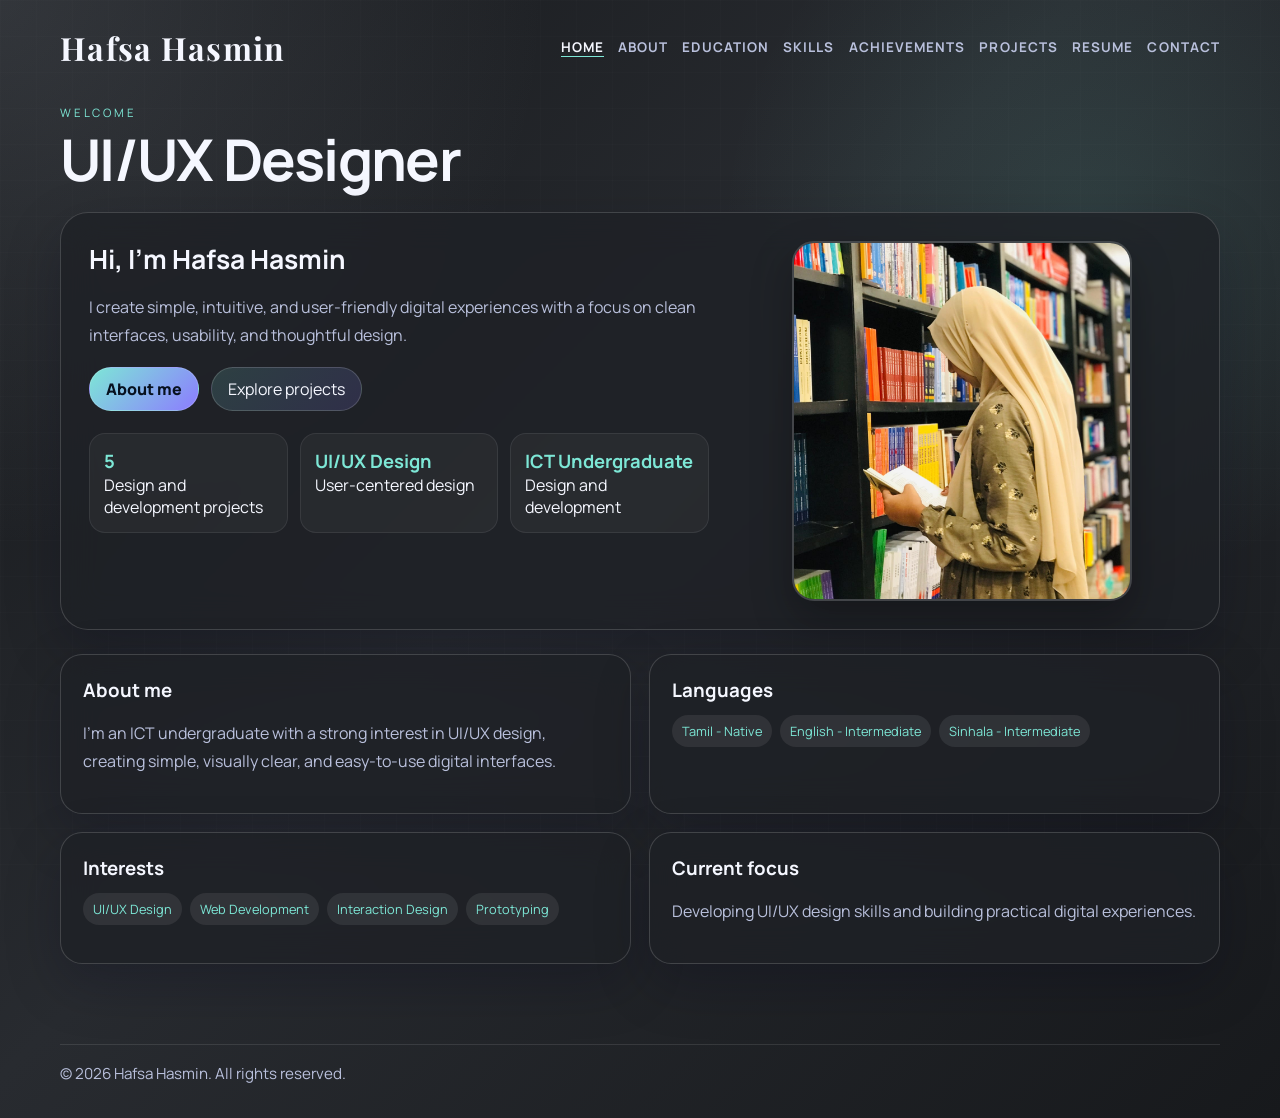
<file: index.html>
<!DOCTYPE html>
<html lang="en">
<head>
  <meta charset="UTF-8" />
  <meta name="viewport" content="width=device-width, initial-scale=1.0" />
  <title>Hafsa Hasmin | Portfolio</title>
  <link rel="preconnect" href="https://fonts.googleapis.com" />
  <link rel="preconnect" href="https://fonts.gstatic.com" crossorigin />
  <link href="https://fonts.googleapis.com/css2?family=Manrope:wght@400;600;700;800&family=Playfair+Display:wght@600;700&display=swap" rel="stylesheet" />
  <link rel="stylesheet" href="style.css" />
</head>
<body>
  <header>
    <a class="logo" href="index.html">Hafsa Hasmin</a>
    <nav>
      <a class="on" href="index.html">Home</a>
      <a href="about.html">About</a>
      <a href="education.html">Education</a>
      <a href="skills.html">Skills</a>
      <a href="achievements.html">Achievements</a>
      <a href="projects.html">Projects</a>
      <a href="resume.html">Resume</a>
      <a href="contact.html">Contact</a>
    </nav>
  </header>
  <main>
    <section class="page-intro">
      <i>Welcome</i>
      <h1>UI/UX Designer</h1>
    </section>
    <section class="hero">
      <div>
        <h2>Hi, I'm Hafsa Hasmin</h2>
        <p>I create simple, intuitive, and user-friendly digital experiences with a focus on clean interfaces, usability, and thoughtful design.</p>
        <div class="btn-row">
          <a class="btn primary" href="about.html">About me</a>
          <a class="btn" href="projects.html">Explore projects</a>
        </div>
        <div class="stats">
          <div class="stat"><strong>5</strong><span>Design and development projects</span></div>
          <div class="stat"><strong>UI/UX Design</strong><span>User-centered design</span></div>
          <div class="stat"><strong>ICT Undergraduate</strong><span>Design and development</span></div>
        </div>
      </div>
      <img src="images/profile.jpeg" alt="Hafsa Hasmin" />
    </section>
    <section class="grid">
      <article class="card">
        <h3>About me</h3>
        <p>I'm an ICT undergraduate with a strong interest in UI/UX design, creating simple, visually clear, and easy-to-use digital interfaces.</p>
      </article>
      <article class="card">
        <h3>Languages</h3>
        <div class="tag-list">
          <span>Tamil - Native</span>
          <span>English - Intermediate</span>
          <span>Sinhala - Intermediate</span>
        </div>
      </article>
      <article class="card">
        <h3>Interests</h3>
        <div class="tag-list">
          <span>UI/UX Design</span>
          <span>Web Development</span>
          <span>Interaction Design</span>
          <span>Prototyping</span>
        </div>
      </article>
      <article class="card">
        <h3>Current focus</h3>
        <p>Developing UI/UX design skills and building practical digital experiences.</p>
      </article>
    </section>
  </main>
  <footer>© 2026 Hafsa Hasmin. All rights reserved.</footer>
</body>
</html>
</file>
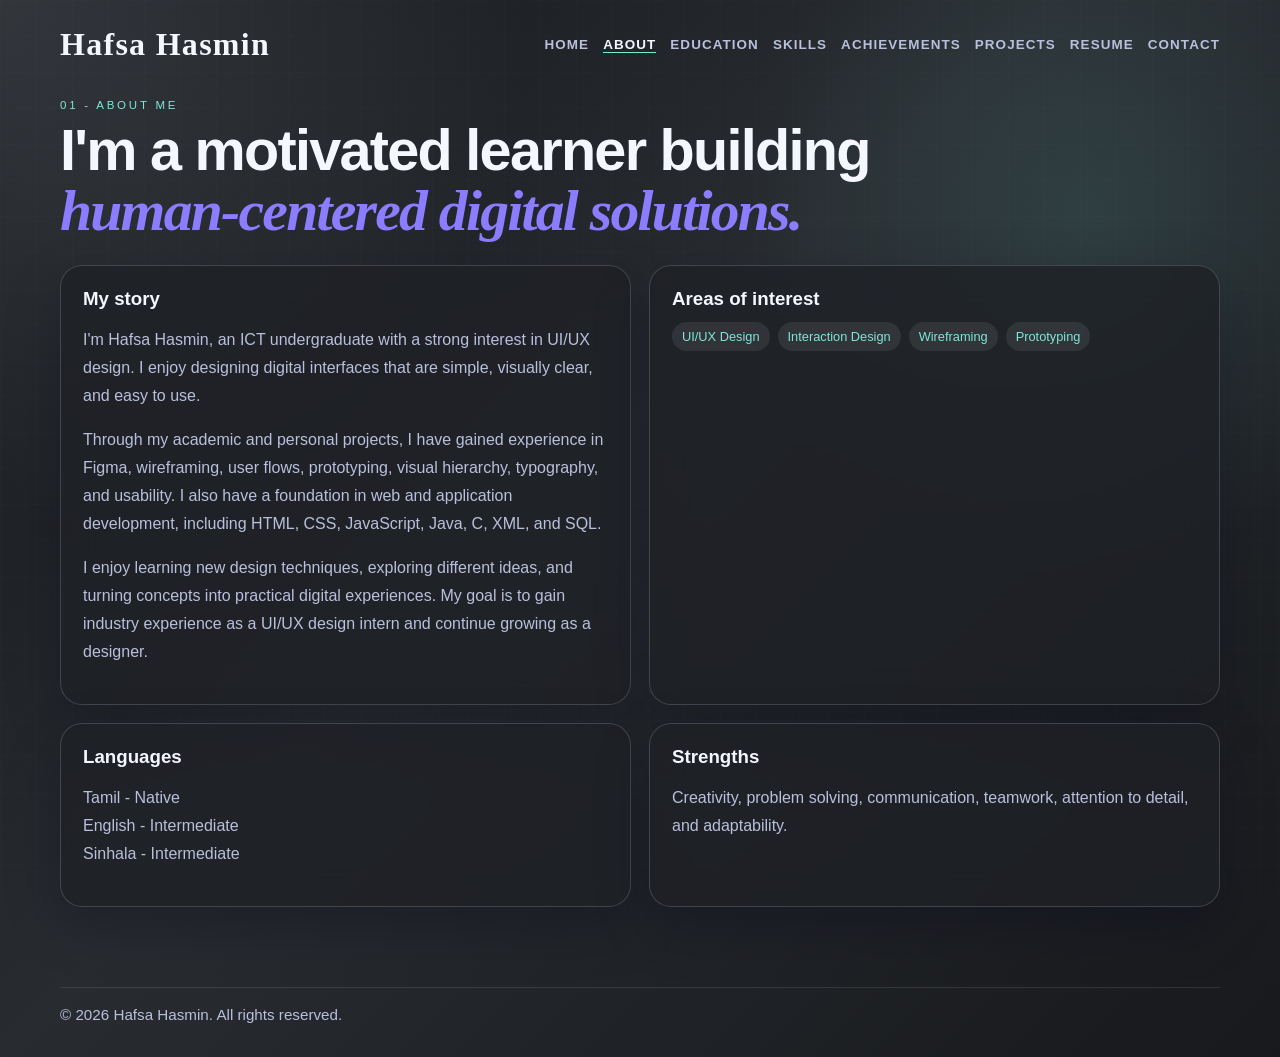
<file: about.html>
<!DOCTYPE html>
<html lang="en">
<head>
  <meta charset="UTF-8" />
  <meta name="viewport" content="width=device-width, initial-scale=1.0" />
  <title>About | Hafsa Hasmin</title>
  <link rel="stylesheet" href="style.css" />
</head>
<body>
  <header>
    <a class="logo" href="index.html">Hafsa Hasmin</a>
    <nav>
      <a href="index.html">Home</a>
      <a class="on" href="about.html">About</a>
      <a href="education.html">Education</a>
      <a href="skills.html">Skills</a>
      <a href="achievements.html">Achievements</a>
      <a href="projects.html">Projects</a>
      <a href="resume.html">Resume</a>
      <a href="contact.html">Contact</a>
    </nav>
  </header>
  <main>
    <section class="page-intro">
      <i>01 - ABOUT ME</i>
      <h1>I'm a motivated learner building <em>human-centered digital solutions.</em></h1>
    </section>
    <section class="grid">
      <article class="card">
        <h3>My story</h3>
        <p>I'm Hafsa Hasmin, an ICT undergraduate with a strong interest in UI/UX design. I enjoy designing digital interfaces that are simple, visually clear, and easy to use.</p>
        <p>Through my academic and personal projects, I have gained experience in Figma, wireframing, user flows, prototyping, visual hierarchy, typography, and usability. I also have a foundation in web and application development, including HTML, CSS, JavaScript, Java, C, XML, and SQL.</p>
        <p>I enjoy learning new design techniques, exploring different ideas, and turning concepts into practical digital experiences. My goal is to gain industry experience as a UI/UX design intern and continue growing as a designer.</p>
      </article>
      <article class="card">
        <h3>Areas of interest</h3>
        <div class="tag-list">
          <span>UI/UX Design</span>
          <span>Interaction Design</span>
          <span>Wireframing</span>
          <span>Prototyping</span>
        
        </div>
      </article>
      <article class="card">
        <h3>Languages</h3>
        <p>Tamil - Native<br />English - Intermediate<br />Sinhala - Intermediate</p>
      </article>
      <article class="card">
        <h3>Strengths</h3>
        <p>Creativity, problem solving, communication, teamwork, attention to detail, and adaptability.</p>
      </article>
    </section>
  </main>
  <footer>© 2026 Hafsa Hasmin. All rights reserved.</footer>
</body>
</html>
</file>
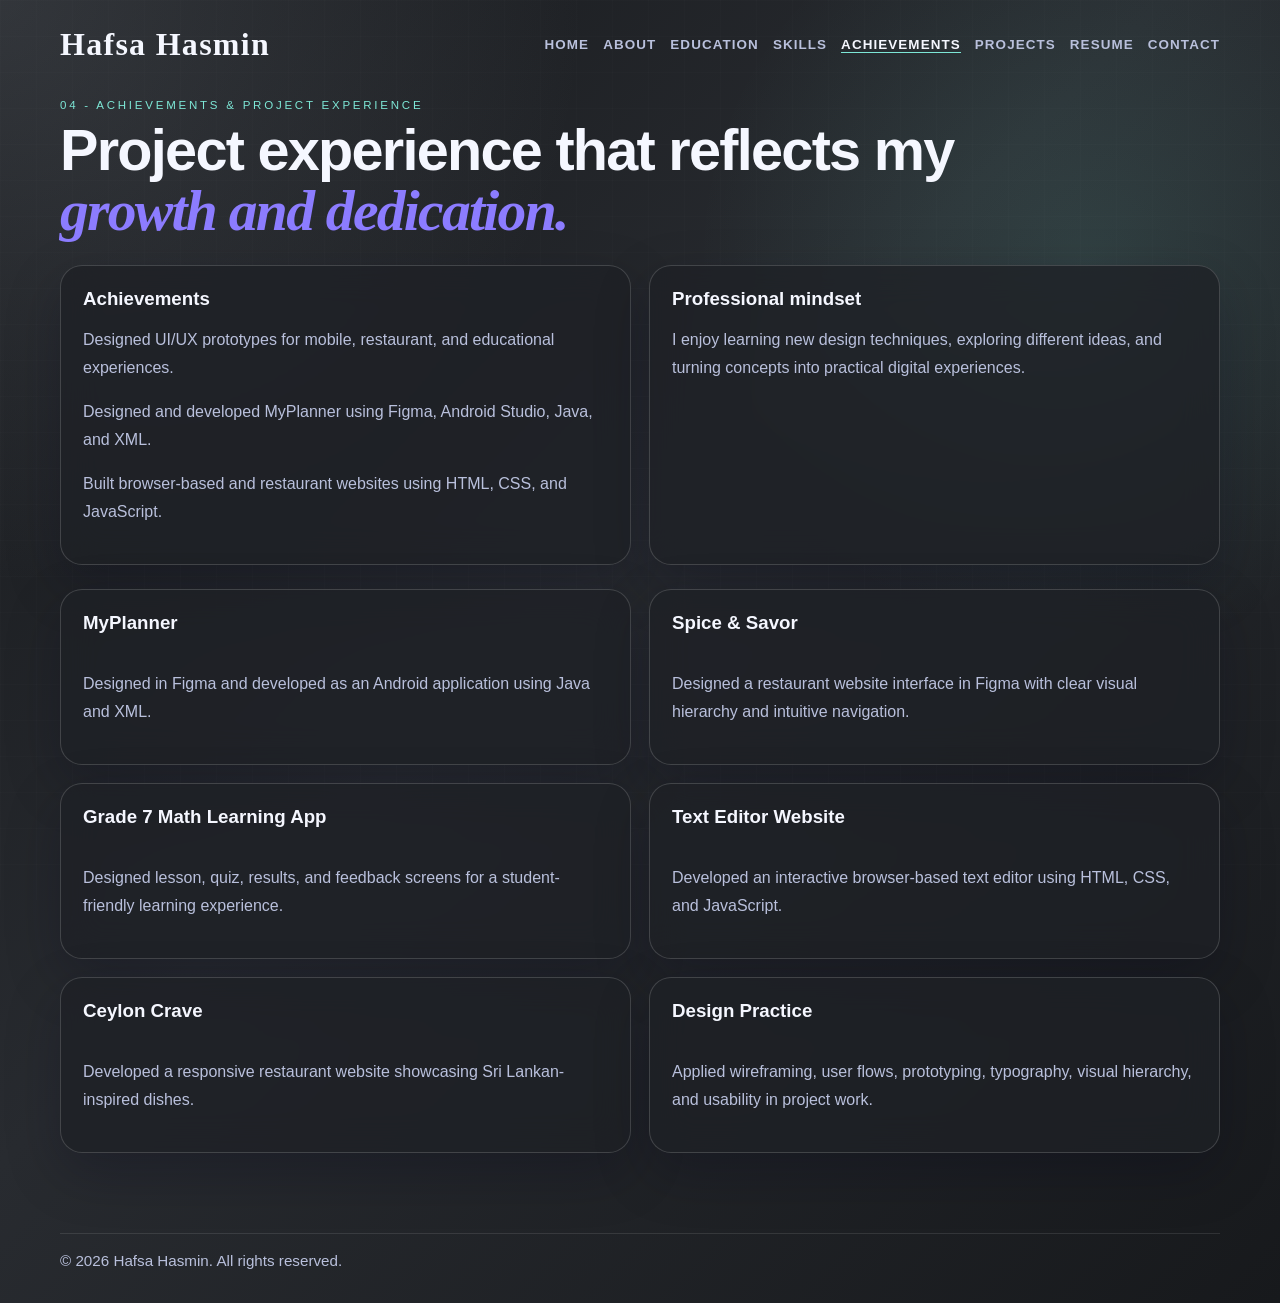
<file: achievements.html>
<!DOCTYPE html>
<html lang="en">
<head>
  <meta charset="UTF-8" />
  <meta name="viewport" content="width=device-width, initial-scale=1.0" />
    <title>Achievements | Hafsa Hasmin</title>
  <link rel="stylesheet" href="style.css" />
</head>
<body>
  <header>
    <a class="logo" href="index.html">Hafsa Hasmin</a>
    <nav>
      <a href="index.html">Home</a>
      <a href="about.html">About</a>
      <a href="education.html">Education</a>
      <a href="skills.html">Skills</a>
      <a class="on" href="achievements.html">Achievements</a>
      <a href="projects.html">Projects</a>
      <a href="resume.html">Resume</a>
      <a href="contact.html">Contact</a>
    </nav>
  </header>
  <main>
    <section class="page-intro">
      <i>04 - ACHIEVEMENTS &amp; PROJECT EXPERIENCE</i>
      <h1>Project experience that reflects my <em>growth and dedication.</em></h1>
    </section>
    <section class="grid">
      <article class="card">
        <h3>Achievements</h3>
        <p>Designed UI/UX prototypes for mobile, restaurant, and educational experiences.</p>
        <p>Designed and developed MyPlanner using Figma, Android Studio, Java, and XML.</p>
        <p>Built browser-based and restaurant websites using HTML, CSS, and JavaScript.</p>
      </article>
      <article class="card">
        <h3>Professional mindset</h3>
        <p>I enjoy learning new design techniques, exploring different ideas, and turning concepts into practical digital experiences.</p>
      </article>
    </section>
    <section class="cert-grid">
      <article class="card cert-card">
        <h3>MyPlanner</h3>
        <p>Designed in Figma and developed as an Android application using Java and XML.</p>
      </article>
      <article class="card cert-card">
        <h3>Spice &amp; Savor</h3>
        <p>Designed a restaurant website interface in Figma with clear visual hierarchy and intuitive navigation.</p>
      </article>
      <article class="card cert-card">
        <h3>Grade 7 Math Learning App</h3>
        <p>Designed lesson, quiz, results, and feedback screens for a student-friendly learning experience.</p>
      </article>
      <article class="card cert-card">
        <h3>Text Editor Website</h3>
        <p>Developed an interactive browser-based text editor using HTML, CSS, and JavaScript.</p>
      </article>
      <article class="card cert-card">
        <h3>Ceylon Crave</h3>
        <p>Developed a responsive restaurant website showcasing Sri Lankan-inspired dishes.</p>
      </article>
      <article class="card cert-card">
        <h3>Design Practice</h3>
        <p>Applied wireframing, user flows, prototyping, typography, visual hierarchy, and usability in project work.</p>
      </article>
    </section>
  </main>
  <footer>© 2026 Hafsa Hasmin. All rights reserved.</footer>
</body>
</html>
</file>
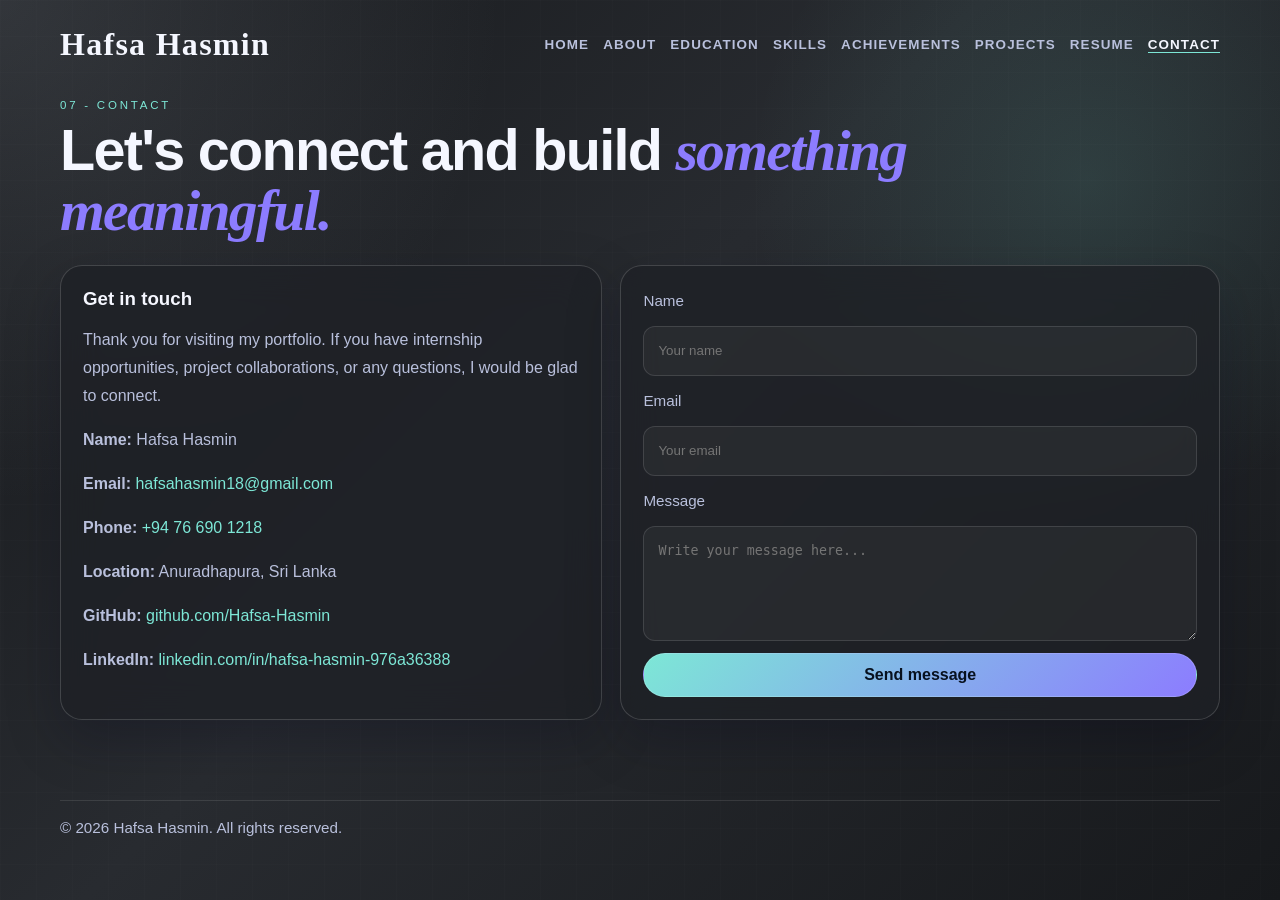
<file: contact.html>
<!DOCTYPE html>
<html lang="en">
<head>
  <meta charset="UTF-8" />
  <meta name="viewport" content="width=device-width, initial-scale=1.0" />
  <title>Contact | Hafsa Hasmin</title>
  <link rel="stylesheet" href="style.css" />
</head>
<body>
  <header>
    <a class="logo" href="index.html">Hafsa Hasmin</a>
    <nav>
      <a href="index.html">Home</a>
      <a href="about.html">About</a>
      <a href="education.html">Education</a>
      <a href="skills.html">Skills</a>
      <a href="achievements.html">Achievements</a>
      <a href="projects.html">Projects</a>
      <a href="resume.html">Resume</a>
      <a class="on" href="contact.html">Contact</a>
    </nav>
  </header>
  <main>
    <section class="page-intro">
      <i>07 - CONTACT</i>
      <h1>Let's connect and build <em>something meaningful.</em></h1>
    </section>
    <section class="contact-wrap">
      <article class="contact-card">
        <h3>Get in touch</h3>
        <p>Thank you for visiting my portfolio. If you have internship opportunities, project collaborations, or any questions, I would be glad to connect.</p>
        <p><strong>Name:</strong> Hafsa Hasmin</p>
        <p><strong>Email:</strong> <a href="mailto:hafsahasmin18@gmail.com">hafsahasmin18@gmail.com</a></p>
        <p><strong>Phone:</strong> <a href="tel:+94766901218">+94 76 690 1218</a></p>
        <p><strong>Location:</strong> Anuradhapura, Sri Lanka</p>
        <p><strong>GitHub:</strong> <a href="https://github.com/Hafsa-Hasmin" target="_blank" rel="noopener noreferrer">github.com/Hafsa-Hasmin</a></p>
        <p><strong>LinkedIn:</strong> <a href="https://www.linkedin.com/in/hafsa-hasmin-976a36388" target="_blank" rel="noopener noreferrer">linkedin.com/in/hafsa-hasmin-976a36388</a></p>
      </article>
      <form>
        <label for="name">Name</label>
        <input id="name" type="text" placeholder="Your name" />
        <label for="email">Email</label>
        <input id="email" type="email" placeholder="Your email" />
        <label for="message">Message</label>
        <textarea id="message" placeholder="Write your message here..."></textarea>
        <a class="btn primary" href="mailto:hafsahasmin18@gmail.com">Send message</a>
      </form>
    </section>
  </main>
  <footer>© 2026 Hafsa Hasmin. All rights reserved.</footer>
</body>
</html>
</file>
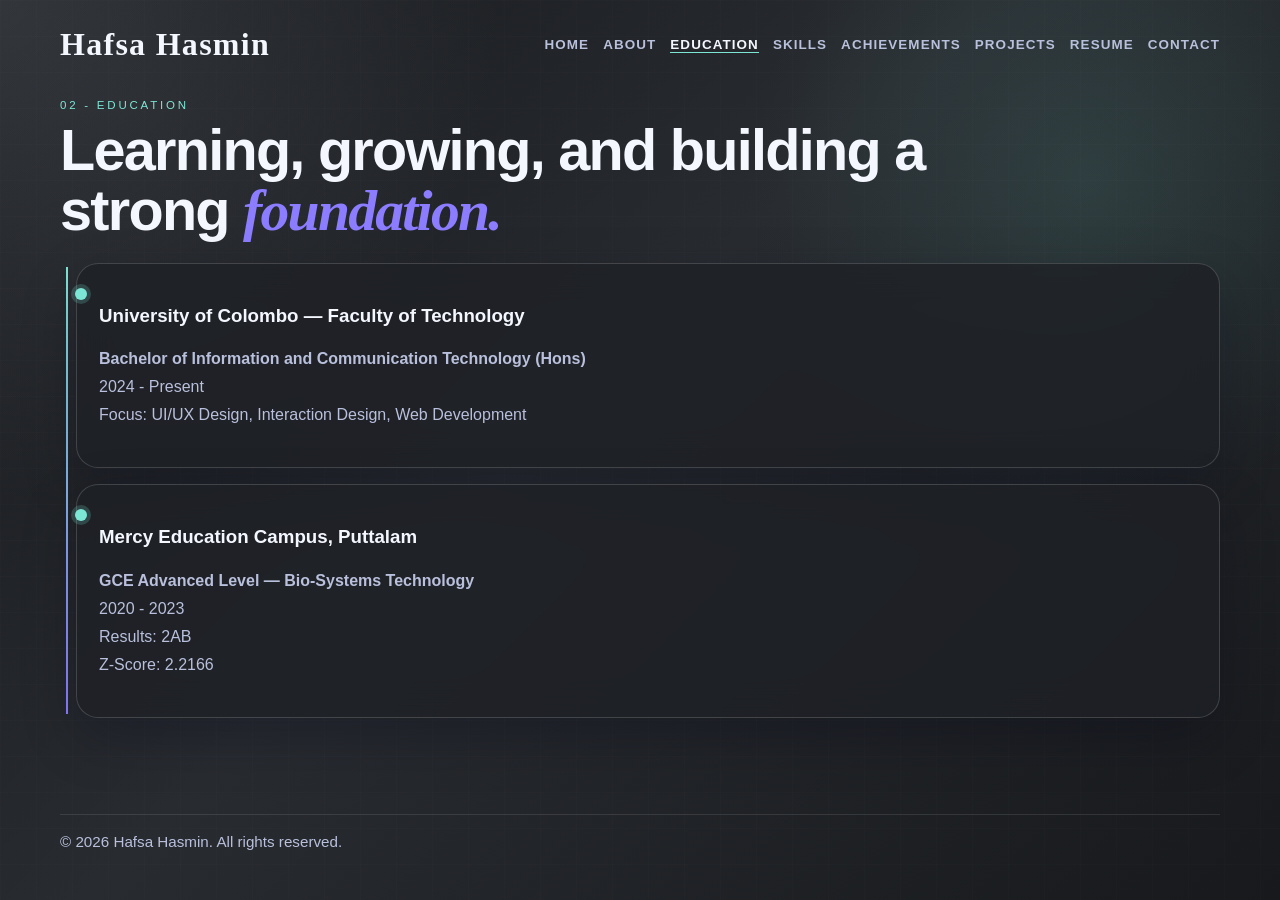
<file: education.html>
<!DOCTYPE html>
<html lang="en">
<head>
  <meta charset="UTF-8" />
  <meta name="viewport" content="width=device-width, initial-scale=1.0" />
  <title>Education | Hafsa Hasmin</title>
  <link rel="stylesheet" href="style.css" />
</head>
<body>
  <header>
    <a class="logo" href="index.html">Hafsa Hasmin</a>
    <nav>
      <a href="index.html">Home</a>
      <a href="about.html">About</a>
      <a class="on" href="education.html">Education</a>
      <a href="skills.html">Skills</a>
      <a href="achievements.html">Achievements</a>
      <a href="projects.html">Projects</a>
      <a href="resume.html">Resume</a>
      <a href="contact.html">Contact</a>
    </nav>
  </header>
  <main>
    <section class="page-intro">
      <i>02 - EDUCATION</i>
      <h1>Learning, growing, and building a strong <em>foundation.</em></h1>
    </section>
    <section class="timeline">
      <article class="timeline-item">
        <h3>University of Colombo — Faculty of Technology</h3>
        <p><strong>Bachelor of Information and Communication Technology (Hons)</strong><br />2024 - Present<br />Focus: UI/UX Design, Interaction Design, Web Development</p>
      </article>
      <article class="timeline-item">
        <h3>Mercy Education Campus, Puttalam</h3>
        <p><strong>GCE Advanced Level — Bio-Systems Technology</strong><br />2020 - 2023<br />Results: 2AB<br />Z-Score: 2.2166</p>
      </article>
    </section>
  </main>
  <footer>© 2026 Hafsa Hasmin. All rights reserved.</footer>
</body>
</html>
</file>
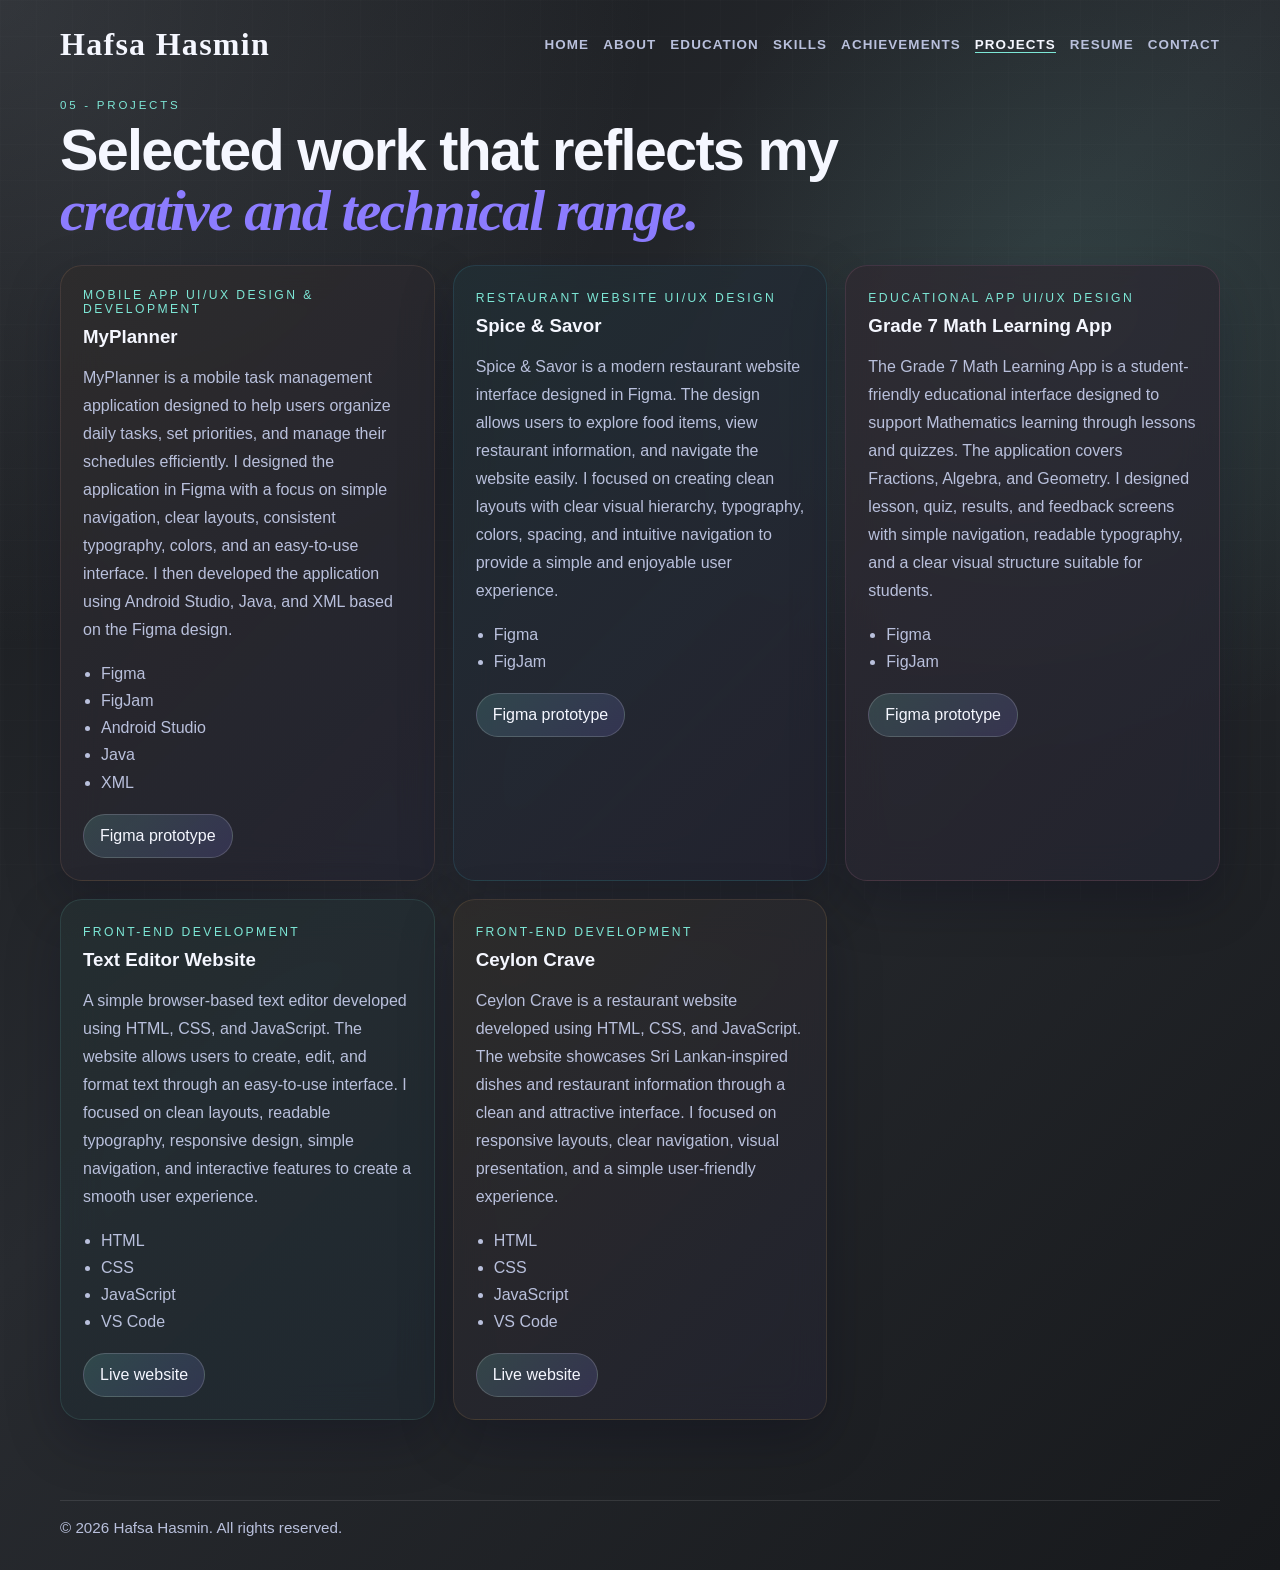
<file: projects.html>
<!DOCTYPE html>
<html lang="en">
<head>
  <meta charset="UTF-8" />
  <meta name="viewport" content="width=device-width, initial-scale=1.0" />
  <title>Projects | Hafsa Hasmin</title>
  <link rel="stylesheet" href="style.css" />
</head>
<body>
  <header>
    <a class="logo" href="index.html">Hafsa Hasmin</a>
    <nav>
      <a href="index.html">Home</a>
      <a href="about.html">About</a>
      <a href="education.html">Education</a>
      <a href="skills.html">Skills</a>
      <a href="achievements.html">Achievements</a>
      <a class="on" href="projects.html">Projects</a>
      <a href="resume.html">Resume</a>
      <a href="contact.html">Contact</a>
    </nav>
  </header>
  <main>
    <section class="page-intro">
      <i>05 - PROJECTS</i>
      <h1>Selected work that reflects my <em>creative and technical range.</em></h1>
    </section>
    <section class="projects-grid">
      <article class="project-card myplanner">
        <span class="pill">Mobile App UI/UX Design &amp; Development</span>
        <h3>MyPlanner</h3>
        <p>MyPlanner is a mobile task management application designed to help users organize daily tasks, set priorities, and manage their schedules efficiently. I designed the application in Figma with a focus on simple navigation, clear layouts, consistent typography, colors, and an easy-to-use interface. I then developed the application using Android Studio, Java, and XML based on the Figma design.</p>
        <ul>
          <li>Figma</li>
          <li>FigJam</li>
          <li>Android Studio</li>
          <li>Java</li>
          <li>XML</li>
        </ul>
        <div class="btn-row">
          <a class="btn" href="https://www.figma.com/proto/RDsD9dteApCenuLbeqR64D/Mobile-App?node-id=3-76&amp;p=f&amp;viewport=78%2C-335%2C0.33&amp;t=aNhoCQxEGCcKVWo1-1&amp;scaling=scale-down&amp;content-scaling=fixed&amp;starting-point-node-id=2%3A13&amp;page-id=0%3A1" target="_blank" rel="noopener noreferrer">Figma prototype</a>
        </div>
      </article>
      <article class="project-card spice-savor">
        <span class="pill">Restaurant Website UI/UX Design</span>
        <h3>Spice &amp; Savor</h3>
        <p>Spice &amp; Savor is a modern restaurant website interface designed in Figma. The design allows users to explore food items, view restaurant information, and navigate the website easily. I focused on creating clean layouts with clear visual hierarchy, typography, colors, spacing, and intuitive navigation to provide a simple and enjoyable user experience.</p>
        <ul>
          <li>Figma</li>
          <li>FigJam</li>
        </ul>
        <div class="btn-row">
          <a class="btn" href="https://www.figma.com/proto/KWmA5qfBJgZuPd8iGroATb/Spice---Savor?node-id=2-2&amp;p=f&amp;viewport=-283%2C202%2C0.13&amp;t=EI6Qb5cbf5xjWSJR-1&amp;scaling=min-zoom&amp;content-scaling=fixed&amp;starting-point-node-id=1%3A2&amp;page-id=0%3A1" target="_blank" rel="noopener noreferrer">Figma prototype</a>
        </div>
      </article>
      <article class="project-card math-learning">
        <span class="pill">Educational App UI/UX Design</span>
        <h3>Grade 7 Math Learning App</h3>
        <p>The Grade 7 Math Learning App is a student-friendly educational interface designed to support Mathematics learning through lessons and quizzes. The application covers Fractions, Algebra, and Geometry. I designed lesson, quiz, results, and feedback screens with simple navigation, readable typography, and a clear visual structure suitable for students.</p>
        <ul>
          <li>Figma</li>
          <li>FigJam</li>
        </ul>
        <div class="btn-row">
          <a class="btn" href="https://www.figma.com/proto/JcKVglVR4EjdNqgnlqWRvm/Math-Learning-App-For-Grade-7?page-id=0%3A1&amp;node-id=1-2&amp;p=f&amp;viewport=112%2C159%2C0.12&amp;t=LlSKeubDlEXoG1AG-1&amp;scaling=scale-down&amp;content-scaling=fixed&amp;starting-point-node-id=1%3A2&amp;show-proto-sidebar=1" target="_blank" rel="noopener noreferrer">Figma prototype</a>
        </div>
      </article>
      <article class="project-card text-editor">
        <span class="pill">Front-End Development</span>
        <h3>Text Editor Website</h3>
        <p>A simple browser-based text editor developed using HTML, CSS, and JavaScript. The website allows users to create, edit, and format text through an easy-to-use interface. I focused on clean layouts, readable typography, responsive design, simple navigation, and interactive features to create a smooth user experience.</p>
        <ul>
          <li>HTML</li>
          <li>CSS</li>
          <li>JavaScript</li>
          <li>VS Code</li>
        </ul>
        <div class="btn-row">
          <a class="btn" href="https://hafsa-hasmin.github.io/TextEditor-App/" target="_blank" rel="noopener noreferrer">Live website</a>
        </div>
      </article>
      <article class="project-card ceylon-crave">
        <span class="pill">Front-End Development</span>
        <h3>Ceylon Crave</h3>
        <p>Ceylon Crave is a restaurant website developed using HTML, CSS, and JavaScript. The website showcases Sri Lankan-inspired dishes and restaurant information through a clean and attractive interface. I focused on responsive layouts, clear navigation, visual presentation, and a simple user-friendly experience.</p>
        <ul>
          <li>HTML</li>
          <li>CSS</li>
          <li>JavaScript</li>
          <li>VS Code</li>
        </ul>
        <div class="btn-row">
          <a class="btn" href="https://hafsa-hasmin.github.io/CEYLON-CRAVE/" target="_blank" rel="noopener noreferrer">Live website</a>
        </div>
      </article>
    </section>
  </main>
  <footer>© 2026 Hafsa Hasmin. All rights reserved.</footer>
</body>
</html>
</file>
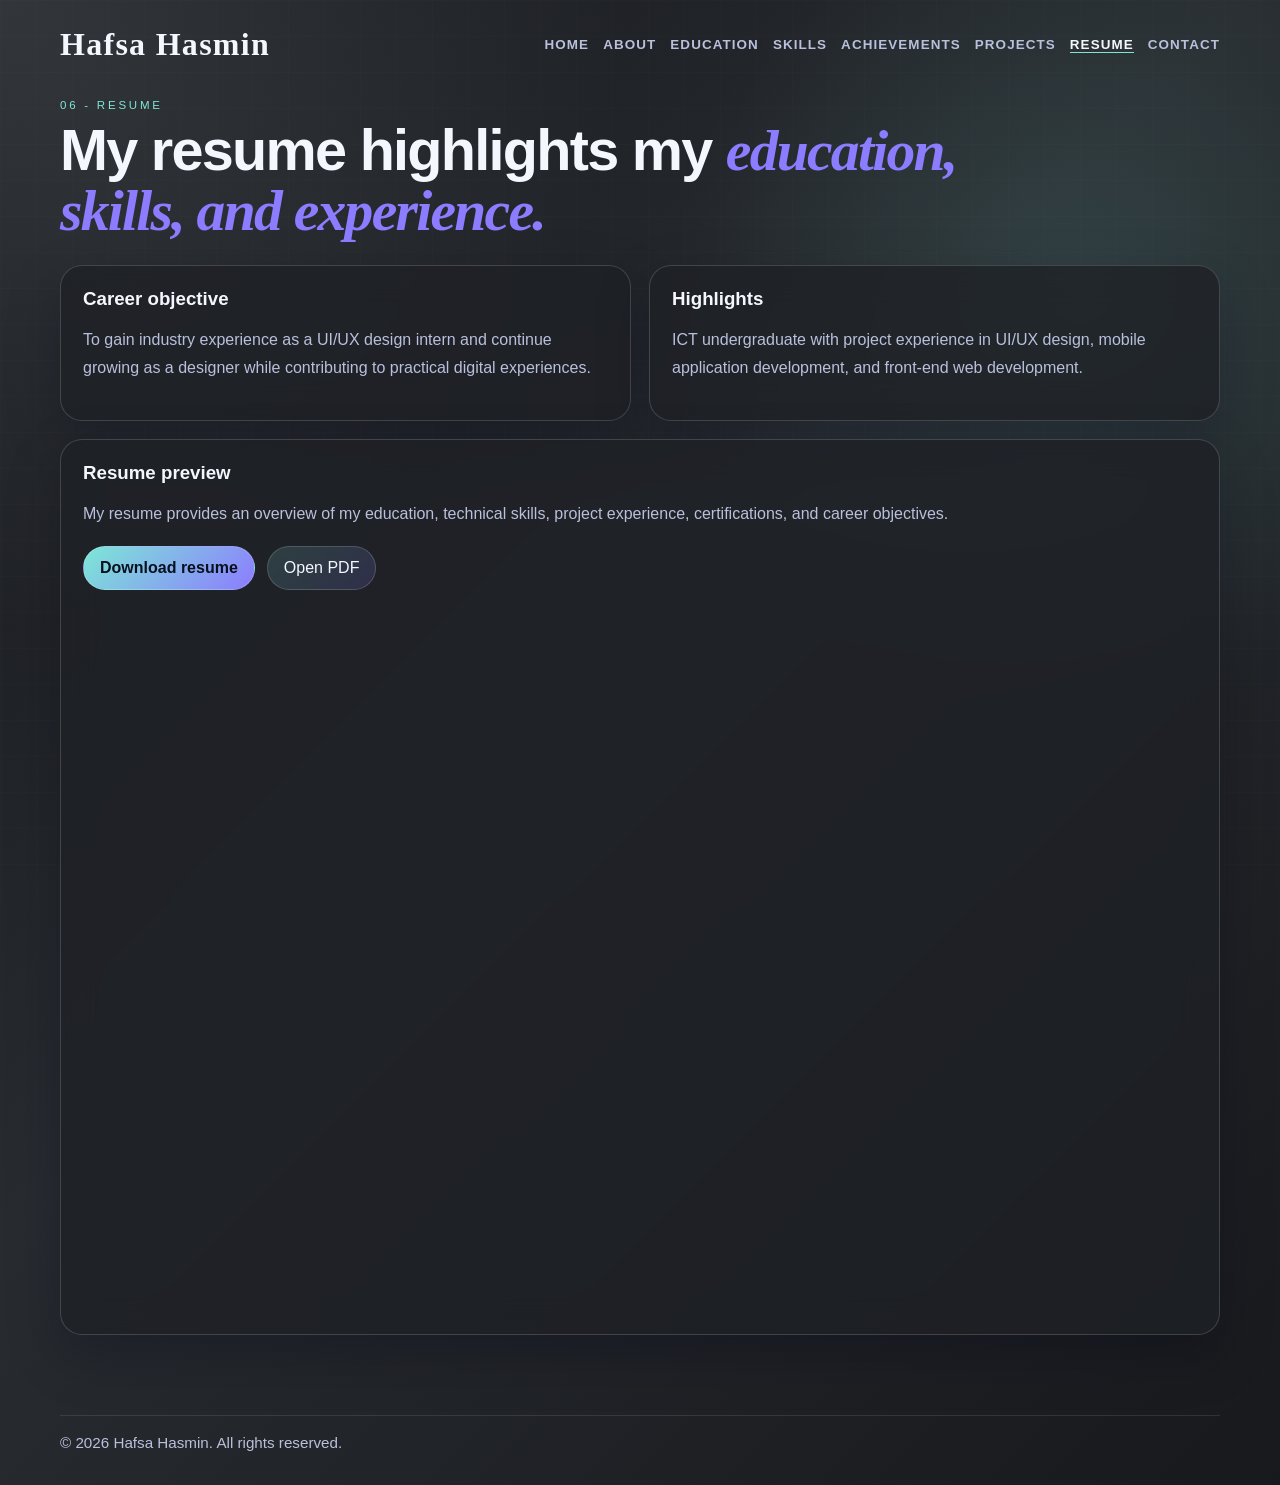
<file: resume.html>
<!DOCTYPE html>
<html lang="en">
<head>
  <meta charset="UTF-8" />
  <meta name="viewport" content="width=device-width, initial-scale=1.0" />
  <title>Resume | Hafsa Hasmin</title>
  <link rel="stylesheet" href="style.css" />
</head>
<body>
  <header>
    <a class="logo" href="index.html">Hafsa Hasmin</a>
    <nav>
      <a href="index.html">Home</a>
      <a href="about.html">About</a>
      <a href="education.html">Education</a>
      <a href="skills.html">Skills</a>
      <a href="achievements.html">Achievements</a>
      <a href="projects.html">Projects</a>
      <a class="on" href="resume.html">Resume</a>
      <a href="contact.html">Contact</a>
    </nav>
  </header>
  <main>
    <section class="page-intro">
      <i>06 - RESUME</i>
      <h1>My resume highlights my <em>education, skills, and experience.</em></h1>
    </section>
    <section class="grid">
      <article class="card">
        <h3>Career objective</h3>
        <p>To gain industry experience as a UI/UX design intern and continue growing as a designer while contributing to practical digital experiences.</p>
      </article>
      <article class="card">
        <h3>Highlights</h3>
        <p>ICT undergraduate with project experience in UI/UX design, mobile application development, and front-end web development.</p>
      </article>
    </section>
    <section class="panel resume-preview">
      <h3>Resume preview</h3>
      <p>My resume provides an overview of my education, technical skills, project experience, certifications, and career objectives.</p>
      <div class="btn-row">
        <a class="btn primary" href="docs/resume.pdf" download>Download resume</a>
        <a class="btn" href="docs/resume.pdf" target="_blank" rel="noopener noreferrer">Open PDF</a>
      </div>
      <iframe class="resume-frame" src="docs/resume.pdf" title="Hafsa Hasmin resume"></iframe>
    </section>
  </main>
  <footer>© 2026 Hafsa Hasmin. All rights reserved.</footer>
</body>
</html>
</file>
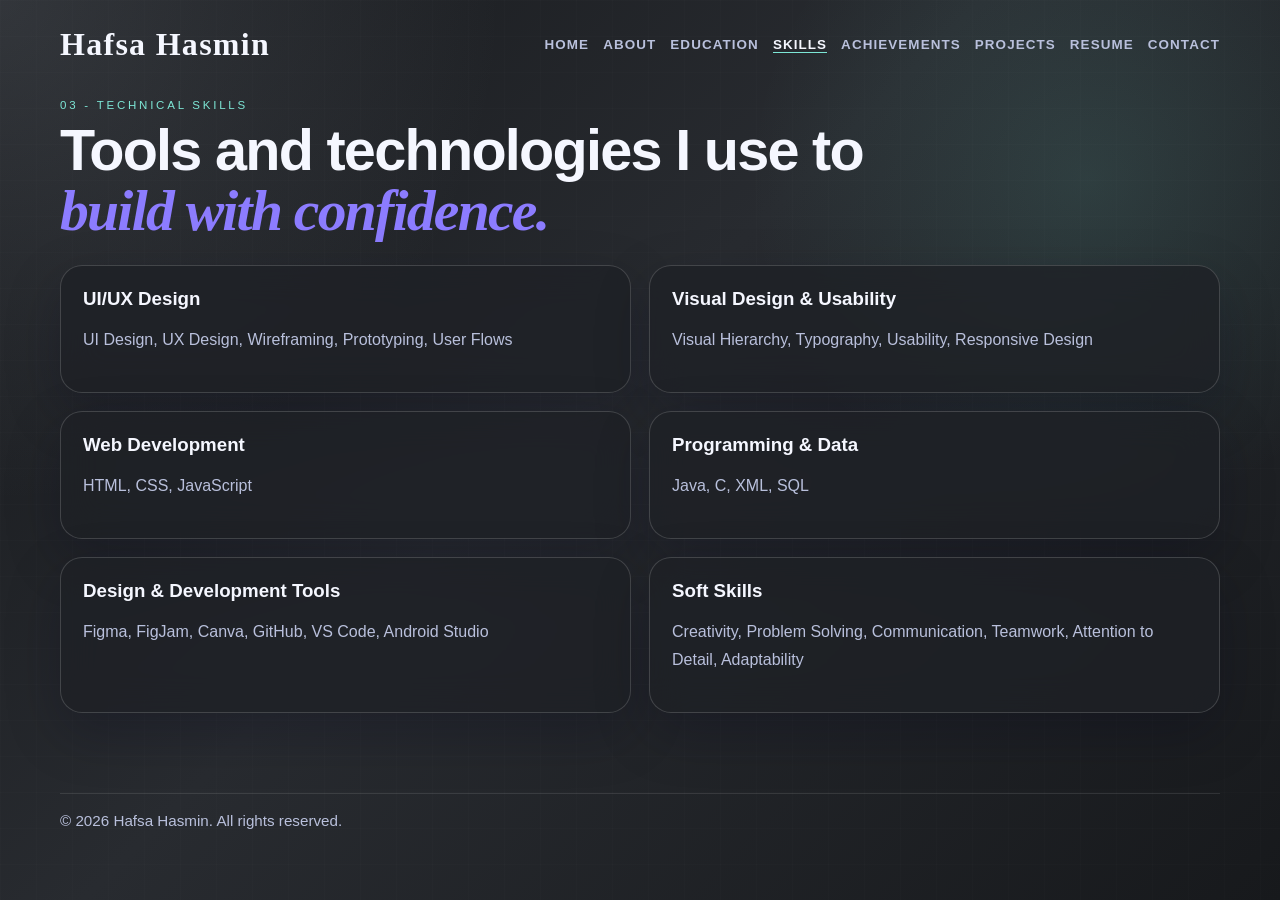
<file: skills.html>
<!DOCTYPE html>
<html lang="en">
<head>
  <meta charset="UTF-8" />
  <meta name="viewport" content="width=device-width, initial-scale=1.0" />
  <title>Skills | Hafsa Hasmin</title>
  <link rel="stylesheet" href="style.css" />
</head>
<body>
  <header>
    <a class="logo" href="index.html">Hafsa Hasmin</a>
    <nav>
      <a href="index.html">Home</a>
      <a href="about.html">About</a>
      <a href="education.html">Education</a>
      <a class="on" href="skills.html">Skills</a>
      <a href="achievements.html">Achievements</a>
      <a href="projects.html">Projects</a>
      <a href="resume.html">Resume</a>
      <a href="contact.html">Contact</a>
    </nav>
  </header>
  <main>
    <section class="page-intro">
      <i>03 - TECHNICAL SKILLS</i>
      <h1>Tools and technologies I use to <em>build with confidence.</em></h1>
    </section>
    <section class="grid">
      <article class="card">
        <h3>UI/UX Design</h3>
        <p>UI Design, UX Design, Wireframing, Prototyping, User Flows</p>
      </article>
      <article class="card">
        <h3>Visual Design &amp; Usability</h3>
        <p>Visual Hierarchy, Typography, Usability, Responsive Design</p>
      </article>
      <article class="card">
        <h3>Web Development</h3>
        <p>HTML, CSS, JavaScript</p>
      </article>
      <article class="card">
        <h3>Programming &amp; Data</h3>
        <p>Java, C, XML, SQL</p>
      </article>
      <article class="card">
        <h3>Design &amp; Development Tools</h3>
        <p>Figma, FigJam, Canva, GitHub, VS Code, Android Studio</p>
      </article>
      <article class="card">
        <h3>Soft Skills</h3>
        <p>Creativity, Problem Solving, Communication, Teamwork, Attention to Detail, Adaptability</p>
      </article>
    </section>
  </main>
  <footer>© 2026 Hafsa Hasmin. All rights reserved.</footer>
</body>
</html>
</file>
<file: style.css>
:root {
  --bg: #17191c;
  --panel: rgba(30, 33, 38, 0.78);
  --panel-strong: rgba(39, 43, 49, 0.95);
  --text: #f5f7ff;
  --muted: #b9c0dc;
  --accent: #7de7d6;
  --accent-2: #8c7cff;
  --border: rgba(255,255,255,0.16);
}
* { box-sizing: border-box; }
html { scroll-behavior: smooth; }
body {
  margin: 0;
  font-family: 'Manrope', Arial, sans-serif;
  color: var(--text);
  background:
    radial-gradient(circle at top left, rgba(148, 156, 168, 0.22), transparent 32%),
    radial-gradient(circle at 85% 20%, rgba(125, 231, 214, 0.12), transparent 26%),
    linear-gradient(135deg, #17191c 0%, #282b30 45%, #17191c 100%);
  min-height: 100vh;
  overflow-x: hidden;
}
body::before {
  content: '';
  position: fixed;
  inset: 0;
  pointer-events: none;
  background-image:
    linear-gradient(rgba(255,255,255,0.06) 1px, transparent 1px),
    linear-gradient(90deg, rgba(255,255,255,0.06) 1px, transparent 1px);
  background-size: 36px 36px;
  opacity: 0.22;
}
header, main, footer {
  width: min(1160px, calc(100% - 48px));
  margin: 0 auto;
}
header {
  display: flex;
  flex-wrap: wrap;
  justify-content: space-between;
  align-items: center;
  padding: 26px 0 12px;
  gap: 18px;
}
.logo {
  text-decoration: none;
  color: var(--text);
  font-family: 'Playfair Display', Georgia, serif;
  font-size: 2rem;
  font-weight: 700;
  letter-spacing: 0.04em;
}
.logo span { color: var(--accent); }
nav { display: flex; flex: 1 1 620px; flex-wrap: wrap; gap: 10px 14px; justify-content: flex-end; }
nav a {
  color: var(--muted);
  text-decoration: none;
  font-size: 0.84rem;
  font-weight: 700;
  letter-spacing: 0.08em;
  text-transform: uppercase;
}
nav a:hover, nav a.on { color: var(--text); border-bottom: 1px solid var(--accent); }
main { padding: 24px 0 80px; }
.page-intro {
  display: flex; flex-direction: column; gap: 10px; margin-bottom: 22px;
  max-width: 900px;
}
.page-intro i {
  font-style: normal;
  color: var(--accent);
  letter-spacing: 0.24em;
  font-size: 0.72rem;
  text-transform: uppercase;
}
.page-intro h1 {
  margin: 0;
  font-size: clamp(2.2rem, 5.4vw, 3.6rem);
  line-height: 1.04;
  letter-spacing: -0.03em;
}
.page-intro h1 em {
  color: var(--accent-2);
  font-family: 'Playfair Display', Georgia, serif;
  font-style: italic;
  font-weight: 600;
}
.hero, .panel, .card, .timeline-item, .project-card, .contact-card, form {
  background: var(--panel);
  border: 1px solid var(--border);
  box-shadow: 0 20px 55px rgba(2, 6, 23, 0.24);
  -webkit-backdrop-filter: blur(18px);
  backdrop-filter: blur(18px);
}
.hero {
  display: grid;
  grid-template-columns: 1.15fr 0.85fr;
  gap: 24px;
  padding: 28px;
  border-radius: 28px;
  min-width: 0;
}
.hero h2 { margin: 0 0 10px; font-size: 1.65rem; }
.hero p, .panel p, .card p, .timeline-item p, .project-card p, .contact-card p, form label, form input, form textarea {
  color: var(--muted);
  line-height: 1.75;
}
.hero img {
  width: 100%;
  max-width: 340px;
  height: min(360px, 72vw);
  min-height: 240px;
  border-radius: 22px;
  object-fit: cover;
  border: 2px solid rgba(255,255,255,0.16);
  justify-self: center;
  box-shadow: 0 18px 40px rgba(0, 0, 0, 0.28);
}
.btn-row { display: flex; flex-wrap: wrap; gap: 12px; margin-top: 18px; }
.btn {
  display: inline-flex;
  align-items: center;
  justify-content: center;
  min-height: 44px;
  padding: 10px 16px;
  border-radius: 999px;
  border: 1px solid var(--border);
  text-decoration: none;
  color: var(--text);
  background: linear-gradient(135deg, rgba(125,231,214,0.16), rgba(140,124,255,0.16));
}
.btn.primary { background: linear-gradient(135deg, var(--accent), var(--accent-2)); color: #07111f; font-weight: 800; }
.stats {
  display: grid; grid-template-columns: repeat(3, minmax(0,1fr)); gap: 12px; margin-top: 22px;
}
.stat {
  padding: 14px;
  border-radius: 16px;
  background: rgba(255,255,255,0.04);
  border: 1px solid rgba(255,255,255,0.08);
}
.stat strong { display: block; font-size: 1.15rem; color: var(--accent); }
.grid, .projects-grid, .cert-grid {
  display: grid; gap: 18px;
}
.grid { grid-template-columns: repeat(2, minmax(0,1fr)); margin-top: 24px; }
.card, .panel, .project-card, .contact-card, .timeline-item, form {
  border-radius: 22px;
  padding: 22px;
  min-width: 0;
}
.card h3, .panel h3, .project-card h3, .contact-card h3 { margin-top: 0; margin-bottom: 8px; }
.tag-list {
  display: flex; flex-wrap: wrap; gap: 8px; margin-top: 12px;
}
.tag-list span {
  border-radius: 999px;
  padding: 7px 10px;
  background: rgba(255,255,255,0.08);
  color: var(--accent);
  font-size: 0.8rem;
}
.timeline {
  position: relative; margin-top: 22px; padding-left: 16px;
}
.timeline::before {
  content: '';
  position: absolute;
  left: 6px;
  top: 4px;
  bottom: 4px;
  width: 2px;
  background: linear-gradient(var(--accent), var(--accent-2));
}
.timeline-item { margin-bottom: 16px; padding-left: 22px; position: relative; }
.timeline-item::before {
  content: '';
  position: absolute; left: -2px; top: 24px; width: 12px; height: 12px; border-radius: 50%; background: var(--accent); box-shadow: 0 0 0 4px rgba(125,231,214,0.2);
}
.projects-grid { grid-template-columns: repeat(3, minmax(0,1fr)); margin-top: 24px; }
.project-card .pill { display: inline-block; margin-bottom: 10px; font-size: 0.76rem; text-transform: uppercase; letter-spacing: 0.2em; color: var(--accent); }
.project-card ul { padding-left: 18px; color: var(--muted); line-height: 1.7; }
.cert-grid { grid-template-columns: repeat(2, minmax(0,1fr)); margin-top: 24px; }
.cert-card { display: flex; flex-direction: column; gap: 12px; }
.cert-card img {
  width: 100%;
  border-radius: 16px;
  border: 1px solid rgba(255,255,255,0.12);
}
.project-card .thumb { margin-bottom: 12px; }
.project-card .thumb img { width: 100%; height: 160px; object-fit: cover; border-radius: 12px; border: 1px solid rgba(255,255,255,0.06); }
.project-card h3, .project-card p, .project-card li, .contact-card a { overflow-wrap: anywhere; }
.contact-wrap {
  display: grid; grid-template-columns: 0.95fr 1.05fr; gap: 18px; margin-top: 24px;
}
.resume-preview { margin-top: 18px; }
.resume-frame {
  width: 100%;
  height: clamp(440px, 78vh, 900px);
  margin-top: 16px;
  border: 0;
  border-radius: 16px;
}

/* Unique backgrounds for project cards */
.project-card.myplanner {
  background: linear-gradient(135deg, rgba(255,183,128,0.06), rgba(125,85,255,0.04)), var(--panel);
  border-color: rgba(255,183,128,0.12);
}
.project-card.spice-savor {
  background: linear-gradient(135deg, rgba(72,219,251,0.06), rgba(124,58,237,0.04)), var(--panel);
  border-color: rgba(72,219,251,0.12);
}
.project-card.math-learning {
  background: linear-gradient(135deg, rgba(255,147,193,0.06), rgba(140,124,255,0.04)), var(--panel);
  border-color: rgba(255,147,193,0.12);
}
.project-card.text-editor {
  background: linear-gradient(135deg, rgba(125,231,214,0.06), rgba(64,196,255,0.04)), var(--panel);
  border-color: rgba(125,231,214,0.12);
}
.project-card.ceylon-crave {
  background: linear-gradient(135deg, rgba(255,189,105,0.06), rgba(130,100,255,0.04)), var(--panel);
  border-color: rgba(255,189,105,0.12);
}
.project-card.additional {
  background: linear-gradient(135deg, rgba(100,180,255,0.06), rgba(255,236,148,0.04)), var(--panel);
  border-color: rgba(100,180,255,0.12);
}
.contact-card a { color: var(--accent); text-decoration: none; }
form { display: grid; gap: 12px; }
form label { font-size: 0.95rem; }
form input, form textarea {
  width: 100%; border: 1px solid rgba(255,255,255,0.12); border-radius: 12px; padding: 12px 14px; color: var(--text); background: rgba(255,255,255,0.04);
}
form textarea { min-height: 115px; resize: vertical; }
footer {
  padding: 18px 0 34px;
  color: var(--muted);
  border-top: 1px solid rgba(255,255,255,0.1);
  font-size: 0.95rem;
}
@media (max-width: 900px) {
  header { align-items: flex-start; }
  nav { justify-content: flex-start; flex-basis: 100%; }
  .hero, .contact-wrap { grid-template-columns: 1fr; }
  .hero img { order: -1; justify-self: start; }
  .projects-grid, .cert-grid { grid-template-columns: repeat(2, minmax(0, 1fr)); }
  .grid { grid-template-columns: repeat(2, minmax(0, 1fr)); }
}
@media (max-width: 640px) {
  header, main, footer { width: min(100% - 28px, 520px); }
  header { padding-top: 18px; }
  .logo { font-size: 1.7rem; }
  nav { gap: 8px 12px; }
  nav a { font-size: 0.73rem; letter-spacing: 0.05em; }
  main { padding-top: 20px; padding-bottom: 56px; }
  .page-intro { gap: 8px; margin-bottom: 18px; }
  .page-intro i { font-size: 0.65rem; letter-spacing: 0.16em; }
  .page-intro h1 { font-size: clamp(2rem, 10vw, 2.8rem); }
  .hero, .card, .panel, .project-card, .contact-card, .timeline-item, form { padding: 18px; }
  .hero { gap: 18px; border-radius: 20px; }
  .hero img { height: min(330px, 82vw); min-height: 220px; }
  .hero h2 { font-size: 1.35rem; }
  .stats, .grid, .projects-grid, .cert-grid { grid-template-columns: 1fr; }
  .btn-row { align-items: stretch; }
  .btn { flex: 1 1 180px; }
  .contact-wrap { gap: 14px; margin-top: 18px; }
  .resume-frame { height: 70vh; min-height: 420px; }
  footer { font-size: 0.82rem; }
}
</file>
